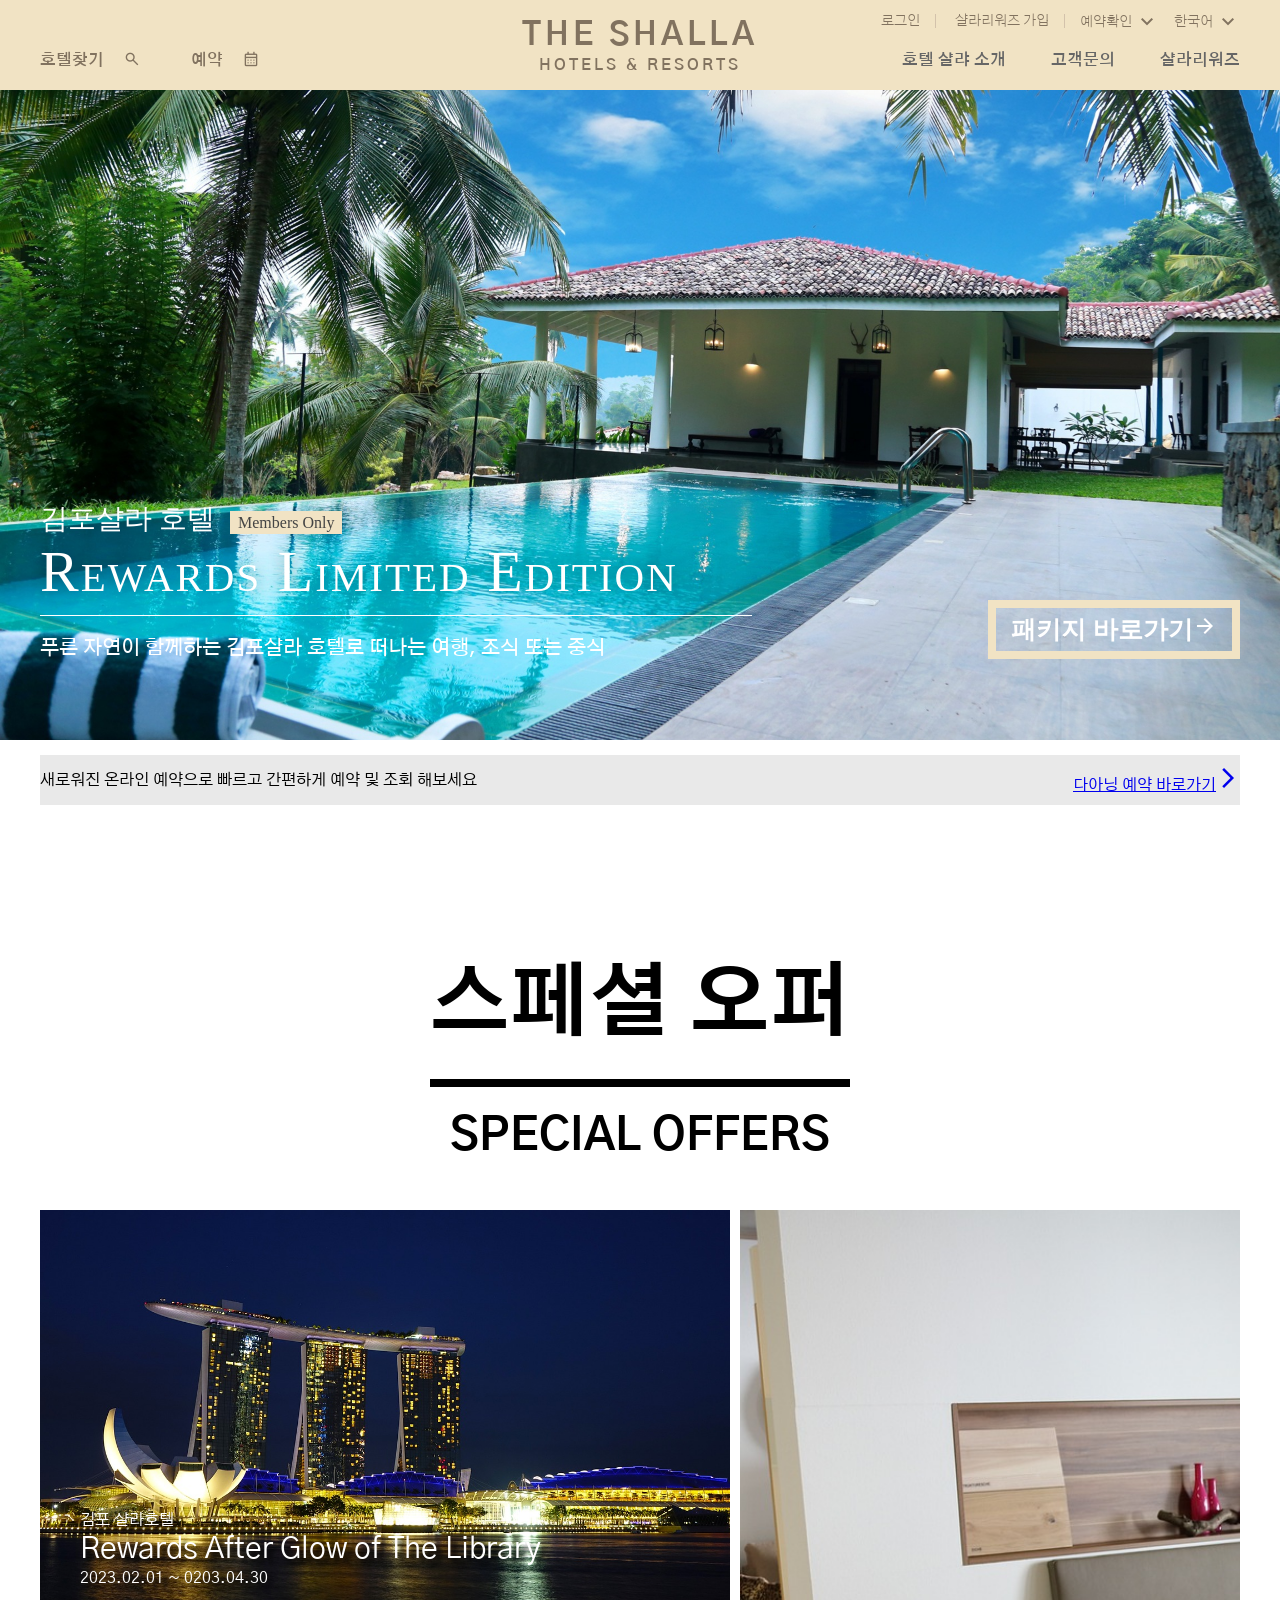
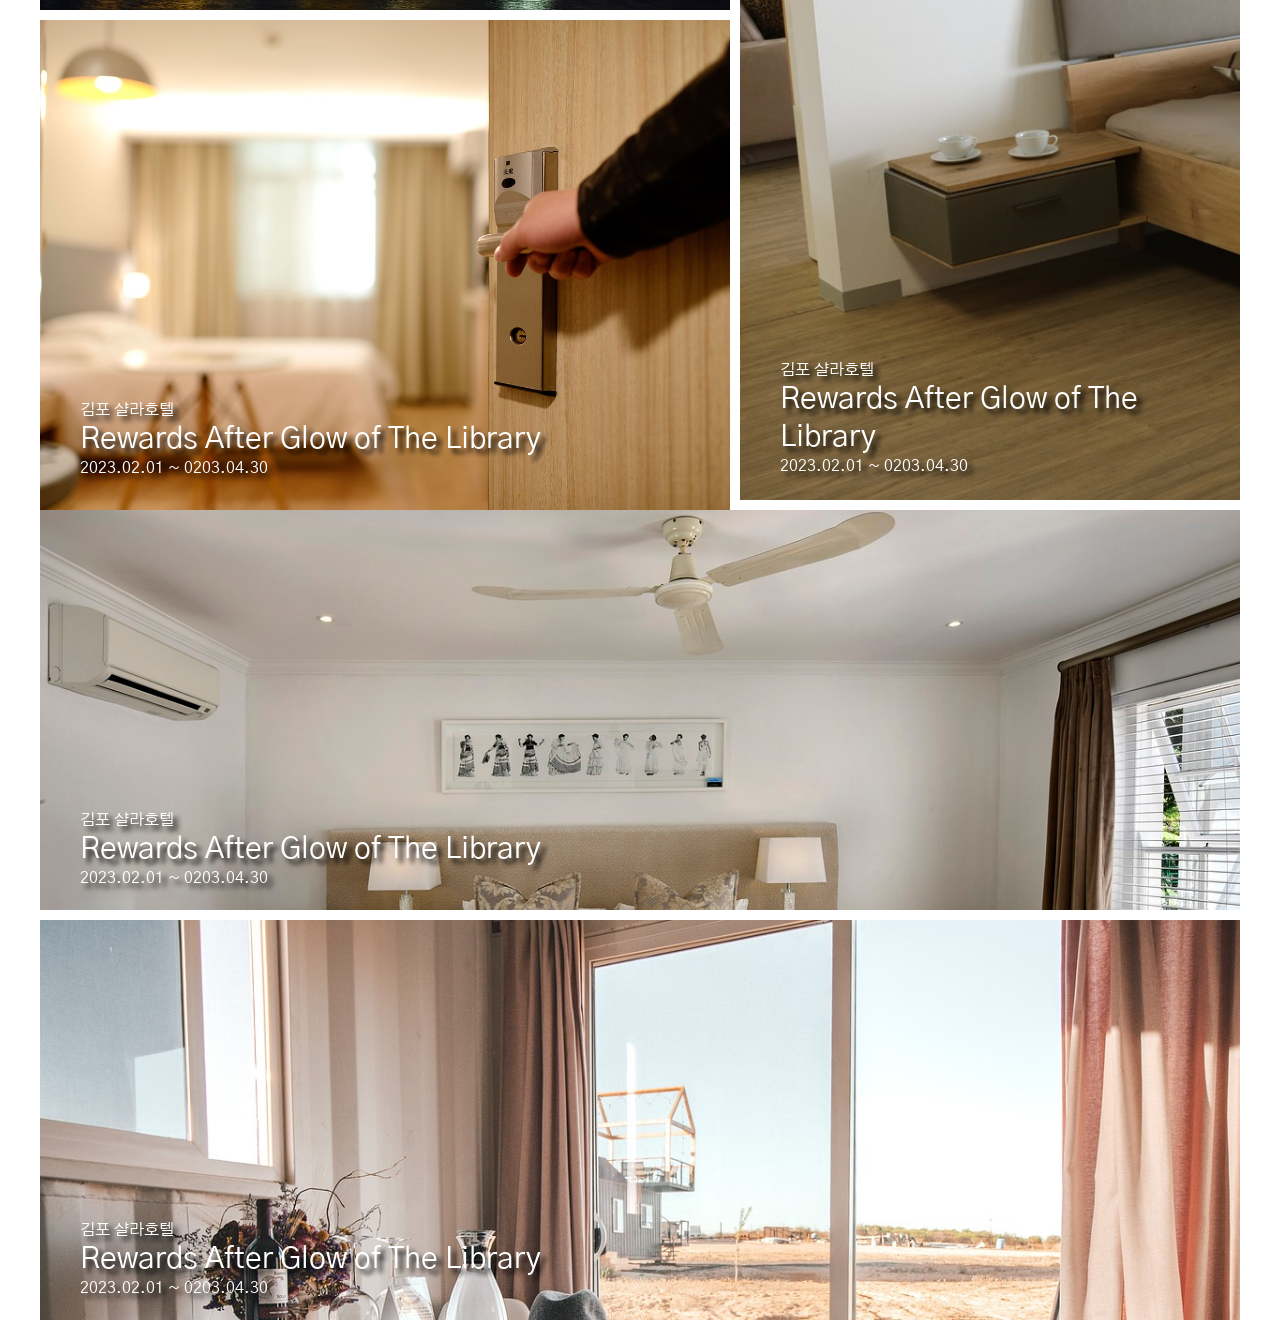
<file: index.html>
<!DOCTYPE html>
<html lang="ko">
<head>
    <meta charset="UTF-8">
    <meta http-equiv="X-UA-Compatible" content="IE=edge">
    <meta name="viewport" content="width=device-width, initial-scale=1.0">
    <title>신뢰호텔</title>
    <link href="https://fonts.googleapis.com/css2?family=Gothic+A1:wght@100;200;300;400;500;600;700;800;900&Noto+Serif+KR:wght@200;300;400;500;600;700;900display=swap" rel="stylesheet">
    <link href="https://fonts.googleapis.com/css2?family=Material+Symbols+Outlined" rel="stylesheet" />
    <link rel="stylesheet" href="css/style.css">
</head>
<body>
    <header>
       <div class="container">
          <div class="row">
            <div class="col-4">
                <a href="#" class="left">
                    호텔찾기 <span class="material-symbols-outlined">
                    search
                    </span>
                </a>
                <a href="#" class="left">
                    예약 <span class="material-symbols-outlined">
                        calendar_month
                        </span>
                </a>
            </div>
            <!-- 로고 -->
            <div class="col-4 text-center logo">
                <h1><a href="#">THE SHALLA</a></h1>
                <p>hotels & resorts</p>
            </div>
            <div class="col-4">
                <div class="right-top">
                    <span class="loginarea">
                        <a href="#">로그인</a>
                        <a href="#">샬라리워즈 가입</a>
                    </span>
                    <div class="tabs">
                       한국어 <span class="material-symbols-outlined">
                        expand_more
                        </span>
                    </div>
                    <div class="tabs" onclick="viewTabsOn()">
                       예약확인 <span class="material-symbols-outlined">
                        expand_more
                        </span>
                        <div id="myTabs" class="tabs-on">
                          <p>예약확인<span class="material-symbols-outlined">
                            expand_less
                            </span></p>
                          <ul>
                            <li><a href="#">객실</a></li>
                            <li><a href="#">다이닝</a></li>
                          </ul>
                        </div>
                    </div>
                </div>
                <div class="right-bottom">
                        <a href="#">샬라리워즈</a> 
                        <a href="#">고객문의</a>
                        <a href="#">호텔 샬랴 소개</a>
                </div>
            </div>
          </div>
       </div>
    </header>
    <div class="hero">
        <div class="container">
            <div class="row">
                <div class="col-60 pt-400 ">
                    <h2>김포샬라 호텔<small>Members Only</small></h2>
                    <h1>Rewards Limited Edition</h1>
                    <p>푸른 자연이 함께하는 김포샬라 호텔로 떠나는 여행, 조식 또는 중식 </p>
                </div>
                <div class="col-40 pt-400 text-right ">
                    <button class="btn-link">패키지 바로가기<span class="material-symbols-outlined">
                        arrow_forward
                        </span></button>
                </div>
            </div>
        </div>
    </div>
    <main>
        <div class="container dPdir">
            <p>새로워진 온라인 예약으로 빠르고 간편하게 예약 및 조회 해보세요</p>
            <p><a href="#">다아닝 예약 바로가기<span class="material-symbols-outlined">
                arrow_forward_ios
                </span></a></p>
        </div>
        <div class="container special">
            <h1>스페셜 오퍼</h1>
            <h3>SPECIAL OFFERS</h3>
            <p><a href="#">더보기<span class="material-symbols-outlined">
                add
                </span></a></p>
        </div>
        <div class="container imgbox">
            <div class="roffjfl text" onclick="location.href='#'">
                <ul class="ImgText">
                    <li>김포 샬라호텔</li>
                    <li class="size">Rewards After Glow of The Library</li>
                    <li>2023.02.01 ~ 0203.04.30</li>
                </ul>
            </div>
            <div class="roffjf2 text2 " onclick="location.href='#'">
                <ul class="ImgText">
                    <li>김포 샬라호텔</li>
                    <li class="size">Rewards After Glow of The Library</li>
                    <li>2023.02.01 ~ 0203.04.30</li>
                </ul>
            </div>
            <div class="roffjf3 text3" onclick="location.href='#'">
                <ul class="ImgText">
                    <li>김포 샬라호텔</li>
                    <li class="size">Rewards After Glow of The Library</li>
                    <li>2023.02.01 ~ 0203.04.30</li>
                </ul>
            </div>
            <div class="roffjf4 text" onclick="location.href='#'">
                <ul class="ImgText">
                    <li>김포 샬라호텔</li>
                    <li class="size">Rewards After Glow of The Library</li>
                    <li>2023.02.01 ~ 0203.04.30</li>
                </ul>
            </div>
            <div class="roffjf5 text" onclick="location.href='#'">
                <ul class="ImgText">
                    <li>김포 샬라호텔</li>
                    <li class="size">Rewards After Glow of The Library</li>
                    <li>2023.02.01 ~ 0203.04.30</li>
                </ul>
            </div>
        </div>
        
    </main>
    <script src="js/index_js.js" ></script>
</body>

</html>
</file>
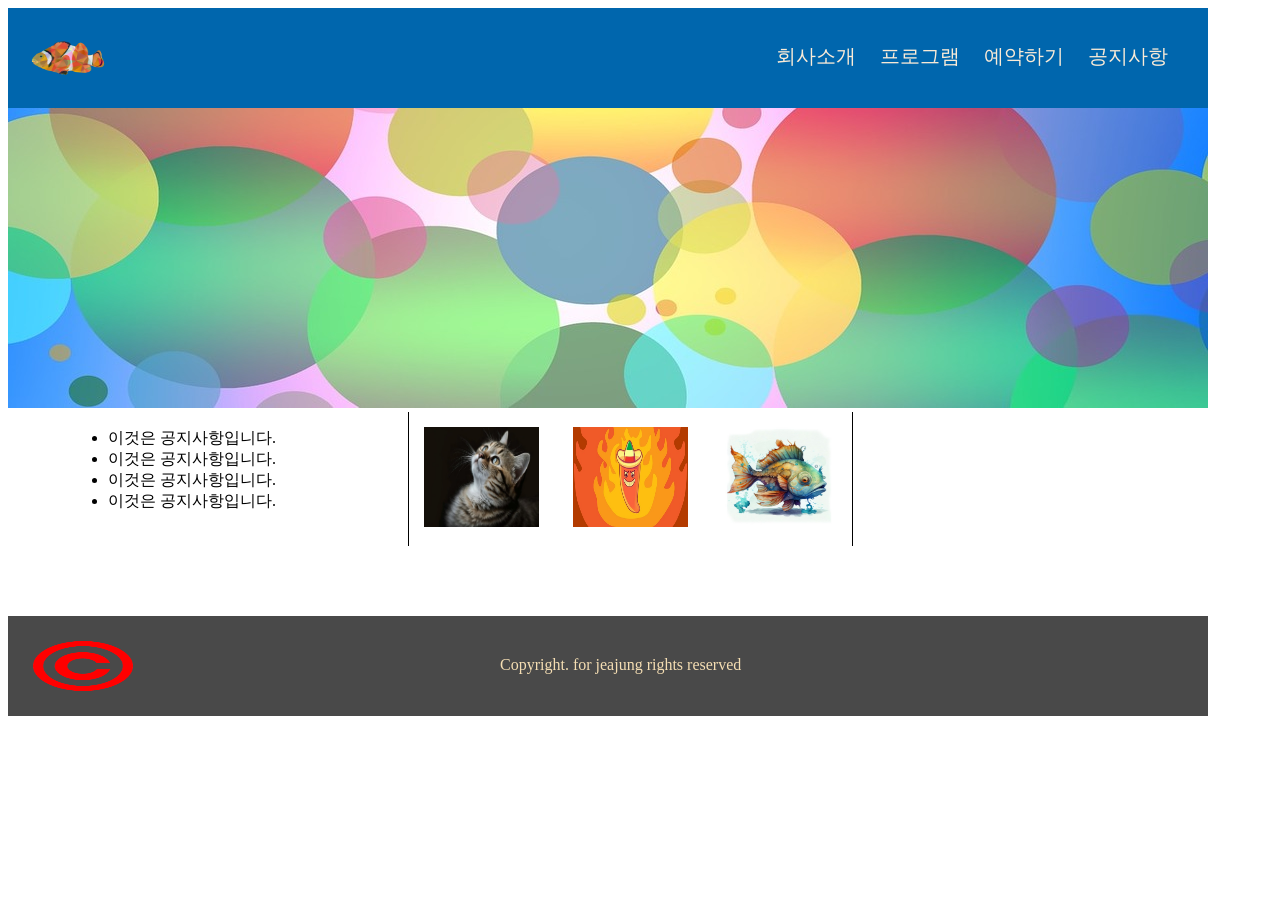
<file: index0207.html>
<!DOCTYPE html>
<html lang="ko">
<head>
    <meta charset="UTF-8">
    <meta http-equiv="X-UA-Compatible" content="IE=edge">
    <meta name="viewport" content="width=device-width, initial-scale=1.0">
    <title>Document</title>
    <link rel="stylesheet" href="css/index0207_style.css">
</head>
<body>
    <header id="heaedr">
        <img src="img/0207/rogo.png" alt="로고 물고기">
        <ul id="nav">
            <li><a href="#">회사소개</a></li>
            <li><a href="#">프로그램</a></li>
            <li><a href="#">예약하기</a></li>
            <li><a href="#">공지사항</a></li>
        </ul>
    </header>
    <div id="baener">
        <img src="img/0207/banner.jpg" alt="배너배너">
    </div>
    <div  id="maen">
        <div class="box1">
            <ul>
                <li>이것은 공지사항입니다.</li>
                <li>이것은 공지사항입니다.</li>
                <li>이것은 공지사항입니다.</li>
                <li>이것은 공지사항입니다.</li>
            </ul>
        </div>
        <div class="box2">
            <img src="img/0207/cat.jpg" alt="고양이">
            <img src="img/0207/jalapeno.jpg" alt="할라피뇨">
            <img src="img/0207/underwater.jpg" alt="언더워터?">
        </div>
        <div class="box3"></div>
    </div>
    <footer>
        <img src="img/0207/copyright.png" alt="카피로고">
        <div id="copy">
            <p>Copyright. for jeajung rights reserved</p>
        </div>
    </footer>
</body>
</html>
</file>
<file: css/style.css>
*{ box-sizing:border-box;}
body{
    margin:0;
    font-family: 'Gothic A1', sans-serif;
}

.text-center{
    text-align:center;
}
.text-right{
    text-align:right;
}
.container{
    width:1200px;
    /* 블록박스 가운데 정렬 */
    margin-left:auto;
    margin-right:auto;
}
.row{
    margin-left:-10px;
    margin-right:-10px;
}
.col-4{
    width: 33.333334%;
    float:left;
    padding-left:10px;
    padding-right:10px;
}

.col-60{
    width: 60%;
    float:left;
    padding-left:10px;
    padding-right:10px;
}

.col-40{
    width: 40%;
    float:left;
    padding-left:10px;
    padding-right:10px;
}

.pt-400{
    padding-top: 400px;
}

/********* HEADER ********/
header{
    height:90px;
    background-color:#F1E3C4;
    padding-bottom:15px;
}
header a.left{
    color:#81725F;
    text-decoration:none;
    display:block;
    float:left;
    margin-top:50px;
    margin-right: 50px;
    font-weight:600;
}
header a span.material-symbols-outlined{
    font-size:18px;
    vertical-align:top;
    margin-left:15px;
}
.logo h1, 
.logo p{
    margin:0;
}
.logo h1 a{
    color: #81725F;
    text-decoration: none;
}
.logo h1{
    letter-spacing:4px;
    margin-top:15px;
}
.logo p{
    text-transform: uppercase;
    font-weight:600;
    letter-spacing:3px;
    color: #81725F;
}
.right-top{
    padding-top:10px;
    text-align:right;
}
.right-top a{
    text-decoration:none;
    font-size:14px;
    font-weight:300;
    color:#81725F;
    padding-right:15px;
    padding-left:15px;
    border-right:1px solid #d3c2ab;
}
.tabs{
    float:right;
    font-size:14px;
    font-weight:300;
    color:#81725F;
    cursor:pointer;
    line-height:14px;
    padding-left:15px;
    position:relative;
}

.tabs-on{
    background: #d3c2ab;
    color: #fff;
    position: absolute;
    top: -15px;
    left: 0;
    width: 100%;
    display: none;
}

.tabs-on p{
    margin: 0;
    padding-top: 15px;
    padding-bottom: 15px;
    border-bottom: 1px solid #ab977c;
}

.tabs-on ul{
    margin: 0;
    padding: 0;
    list-style-position: inside;

}

.tabs-on ul li {
    width: 100%;
    margin: 0;
    text-align: left;
    padding-top: 10px;
    padding-bottom: 10px;
    padding-left: 10px;

}

.tabs-on ul li a{
    text-align: left;
    padding: 0;
    color: #fff;
}

.tabs-on ul li a:hover{
    font-weight: 600;
    text-decoration: underline;
}

.tabs:first-child{
    padding-right:15px;
}
.tabs span{
    vertical-align:middle;
    
}

.right-bottom{
    height: 50px;
    margin-top: 20px;

}

.right-bottom a {
    display: block;
    text-decoration: none;
    font-weight: 600;
    color: #666;
    margin-left: 45px;
    float: right;
}

.right-bottom a::after{
    content: "";
    display: block;
    width: 100%;
    height: 5px;
    background: #666;
    margin-top: 15px;
    display: none;
}

.right-bottom a:hover::after{
    display: block;
}

/**************************HERO****************************/
.hero{
    width: 100%;
    height: 650px;
    background: url(../img/main.jpg) no-repeat center;
    background-size: cover;
}

.hero h2{
    font-family: 'Noto Serif KR', serif;
    font-size: 28px;
    font-weight: 400;
    color: #fff;
    margin: 0;
}

.hero h2 small{
    background-color: #F1E3C4;
    color: #444;
    margin-left: 15px;
    font-size: 16px;
    padding: 3px 8px;
    
    
}

.hero h1 {
    font-variant: small-caps;
    font-family: 'Noto Serif KR', serif;
    color: #fff;
    font-size: 58px;
    font-weight: 400;
    margin: 0;
    text-shadow: 0 0 15px rgba(0, 0, 0, 0.3);
    letter-spacing: 2px;
    padding-bottom: 10px;
    border-bottom: 1px solid #fff;
}

.hero p {
    color: #fff;
    font-size: 20px;
    font-weight: 500;
}

button.btn-link{
    background-color: transparent;
    border: 8px solid #F1E3C4;
    color: #fff;
    font-size: 25px;
    font-weight: 600;
    padding: 5px 15px;
    margin-top: 100px;
    cursor: pointer;
}

/***************************MAIN**************************************/

.dPdir{
    height: 50px;
    background-color: #e9e9e9;
    
}

.dPdir p {
    margin-top: 15px;
    padding-top: 15px ;
}

.dPdir p a{
    margin-top: -55px;
    float: right;
    
}

.special{
    text-align: center;
    
}

.special h1{
    font-size: 80px;
    margin-top: 150px;
    text-decoration: underline;
    text-underline-offset: 50px;
    
}

.special h3{
    text-align: center;
    margin-top: 5px;
    font-size: 45px;
}

.special p {
    display: inline;
}

.special a{
    margin-top: 15px;
    float: right;
    display: inline;
}

.imgbox{
    position: relative;
    cursor: pointer;
}
.roffjfl{
    width: 690px;
    height: 400px;
    background-image: url(../img/px1.jpg);
    background-repeat: no-repeat;
    background-size: cover;
    display: block;
    position: absolute;
    
}
.roffjf2{
    width: 500px;
    height: 890px;
    background-image: url(../img/px2.jpg);
    background-repeat: no-repeat;
    background-size: cover;
    display: inline-block;
    position: absolute;
    margin-left: 700px;
}
.roffjf3{
    width: 690px;
    height: 500px;
    background-image: url(../img/px3.jpg);
    background-repeat: no-repeat;
    background-size: cover;
    display: block;
    position: absolute;
    margin-top: 410px;
    
}
.roffjf4{
    width: 1200px;
    height: 400px;
    background-image: url(../img/px4.jpg);
    background-repeat: no-repeat;
    background-size: cover;
    display: inline-block;
    position: absolute;
    margin-top: 900px;
    
}
.roffjf5{
    width: 1200px;
    height: 400px;
    background-image: url(../img/px5.jpg);
    background-repeat: no-repeat;
    background-size: cover;
    display: inline-block;
    position: absolute;
    margin-top: 1310px;   
}

.text .ImgText{
    list-style-type: none;
    color: #fff;
    float: left;
    margin-top: 300px;
    text-shadow: 5px 5px 5px black;
}

.text .ImgText .size,
.text2 .size,
.text3 .size{
    font-size: 30px;
}

.text2 .ImgText{
    list-style-type: none;
    color: #fff;
    float: left;
    margin-top: 750px;
    text-shadow: 5px 5px 5px black;
}

.text3 .ImgText{
    list-style-type: none;
    color: #fff;
    float: left;
    margin-top: 380px;
    text-shadow: 5px 5px 5px black;
}
</file>
<file: css/index0207_style.css>
/* *{
    text-align: center;
} */

#heaedr {
    width: 1200px;
    height: 100px;
    background-color: #0066AD;
}

#heaedr img{
    width: 120px;
    height: 50px;
    text-align: left;
    margin-top: 25px;
}

#heaedr #nav {
    list-style-type: none;
    text-align: right;
    margin-top: 25px;
    margin-right: 30px;
    float: right;
    
}
#nav li {
    display: inline-block;
    margin: 10px;
    font-size: 20px;
}
a {
    text-decoration: none;
    color: antiquewhite;
}
#maen {
    width: 1200px;
    height: 200px;
    display: inline-block;
}

#maen div{
    float: left;
}
#maen .box1 ul{
    padding-left: 100px;
    padding-right: 100px;
}
.box1{
    width: 400px;
    height: 134px;
    border-right: 1px solid black;    
}

#maen div .box2{
    width: 400px;
    height: auto;
    padding-right: 200px;
}
.box2{
    border-right: 1px solid black;
}

#maen .box2 img{
    display: inline-block;
    width: 115px;
    height: 100px;  
    margin: 15px;
}

footer{
    width: 1200px;
    height: 100px;
    background-color: #494949;
    
    
}

footer img{
    width: 100px;
    height: 50px;
    text-align: left;
    margin: 25px;
    display: inline;
}
footer div{
    display: inline;
}
footer div p{
    position: absolute;
    width: 1000px;
    height: 30px;
    left: 500px;
    top: 640px;
    color: wheat;
}
</file>
